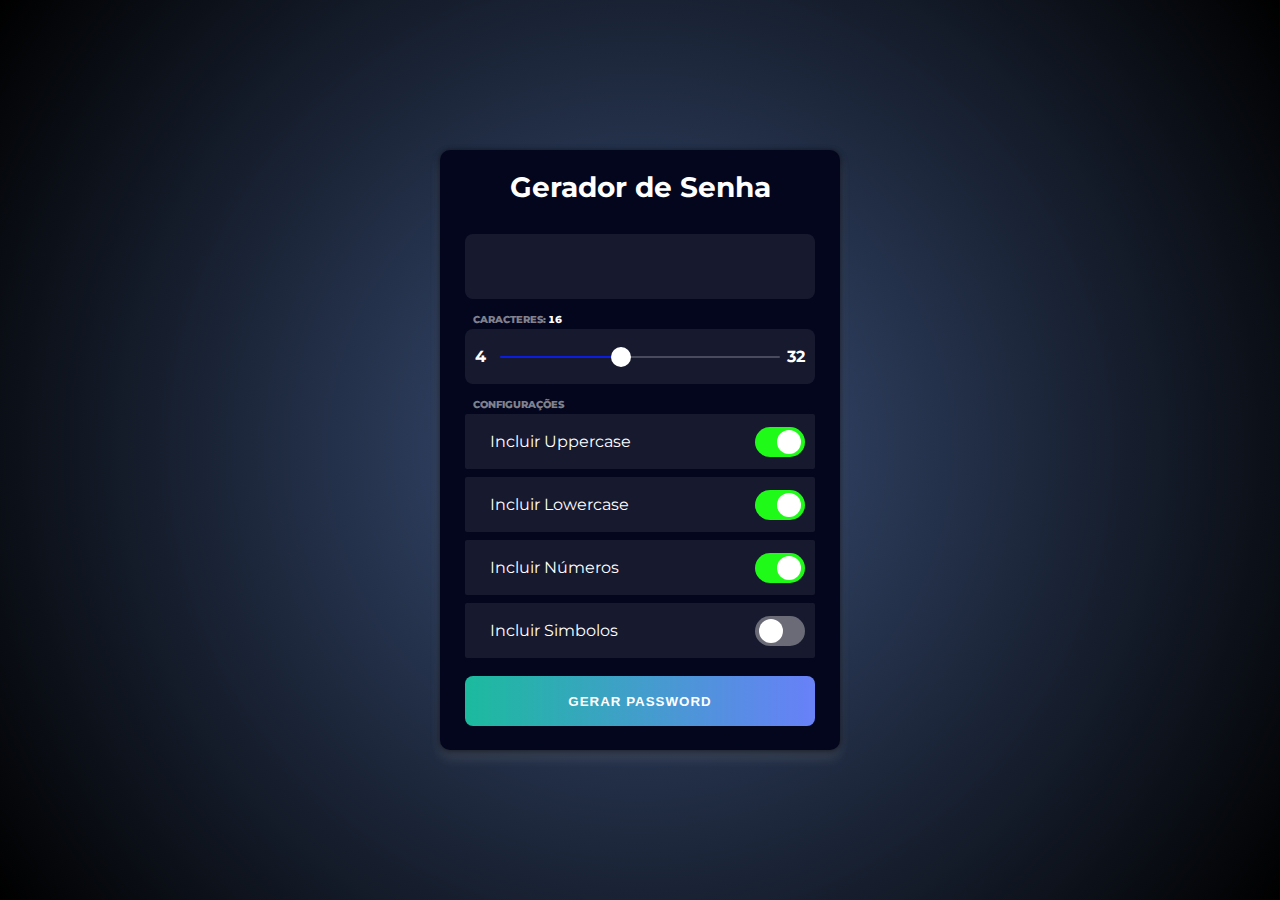
<file: Gerador De Senha/index.html>
<!DOCTYPE html>
<html lang="en">

<head>
	<meta charset="UTF-8">
	<title>Gerador de Senha</title>
	<link rel='stylesheet' href='https://cdnjs.cloudflare.com/ajax/libs/font-awesome/5.11.2/css/all.min.css'>
	<link rel='stylesheet' href='https://fonts.googleapis.com/css?family=Montserrat&amp;display=swap'>
	<link rel="stylesheet" href="./style.css">

</head>

<body>

	<div class="container">
		<h2 class="title"> Gerador de Senha</h2>
		<div class="result">
			<div class="result__title field-title">Password Gerado</div>
			<div class="result__info right">clique para copiar</div>
			<div class="result__info left">copied</div>
			<div class="result__viewbox" id="result"></div>
			<button id="copy-btn" style="--x: 0; --y: 0"><i class="far fa-copy"></i></button>
		</div>
		<div class="length range__slider" data-min="4" data-max="32">
			<div class="length__title field-title" data-length='0'>Caracteres:</div>
			<input id="slider" type="range" min="4" max="32" value="16" />
		</div>

		<div class="settings">
			<span class="settings__title field-title">Configurações</span>
			<div class="setting">
				<input type="checkbox" id="uppercase" checked />
				<label for="uppercase">Incluir Uppercase</label>
			</div>
			<div class="setting">
				<input type="checkbox" id="lowercase" checked />
				<label for="lowercase">Incluir Lowercase</label>
			</div>
			<div class="setting">
				<input type="checkbox" id="number" checked />
				<label for="number">Incluir Números</label>
			</div>
			<div class="setting">
				<input type="checkbox" id="symbol" />
				<label for="symbol">Incluir Simbolos</label>
			</div>
		</div>

		<button class="btn generate" id="generate">Gerar Password</button>
	</div>


	<script src="./script.js"></script>

</body>

</html>
</file>
<file: Gerador De Senha/style.css>
* {
  margin: 0;
  padding: 0;
  box-sizing: border-box;
}

body {
  width: 100%;
  height: 100vh;
  background: radial-gradient(circle at 50% 50%, #2f4061 20%, #000);
  display: flex;
  justify-content: center;
  align-items: center;
}

button {
  border: 0;
  outline: 0;
}

.container {
  margin: 40px 0;
  width: 400px;
  height: 600px;
  padding: 10px 25px;
  background: #04061e;
  border-radius: 10px;
  box-shadow: 0 0 5px rgba(0, 0, 0, 0.45), 0 4px 8px rgba(0, 0, 0, 0.35), 0 8px 12px rgb(255 255 255 / 15%);
  font-family: "Montserrat";
}

.container h2.title {
  text-align: center;
  font-size: 1.75rem;
  margin: 10px -5px;
  margin-bottom: 30px;
  color: #fff;
}

.result {
  position: relative;
  width: 100%;
  height: 65px;
  overflow: hidden;
}

.result__info {
  position: absolute;
  bottom: 4px;
  color: #fff;
  font-size: 0.8rem;
  transition: all 150ms ease-in-out;
  transform: translateY(200%);
  opacity: 0;
}

.result__info.right {
  right: 8px;
}

.result__info.left {
  left: 8px;
}

.result__viewbox {
  width: 100%;
  height: 100%;
  background: rgba(255, 255, 255, 0.08);
  border-radius: 8px;
  color: #fff;
  text-align: center;
  line-height: 65px;
}

.result #copy-btn {
  position: absolute;
  top: var(--y);
  left: var(--x);
  width: 25px;
  height: 25px;
  background: #fff;
  border-radius: 50%;
  opacity: 0;
  transform: translate(-50%, -50%) scale(0);
  transition: all 350ms cubic-bezier(0.175, 0.885, 0.32, 1.275);
  cursor: pointer;
  z-index: 2;
}

.result #copy-btn:active {
  box-shadow: 0 0 0 200px rgba(255, 255, 255, 0.08);
}

.result:hover #copy-btn {
  opacity: 1;
  transform: translate(-50%, -50%) scale(1.35);
}

.field-title {
  position: absolute;
  top: -10px;
  left: 8px;
  transform: translateY(-50%);
  font-weight: 800;
  color: rgba(255, 255, 255, 0.5);
  text-transform: uppercase;
  font-size: 0.65rem;
  pointer-events: none;
  user-select: none;
}

.options {
  width: 100%;
  height: auto;
  margin: 50px 0;
}

.range__slider {
  position: relative;
  width: 100%;
  height: calc(65px - 10px);
  display: flex;
  justify-content: center;
  align-items: center;
  background: rgba(255, 255, 255, 0.08);
  border-radius: 8px;
  margin: 30px 0;
}

.range__slider::before,
.range__slider::after {
  position: absolute;
  color: #fff;
  font-size: 1rem;
  font-weight: bold;
}

.range__slider::before {
  content: attr(data-min);
  left: 10px;
}

.range__slider::after {
  content: attr(data-max);
  right: 10px;
}

.range__slider .length__title::after {
  content: attr(data-length);
  position: absolute;
  right: -16px;
  font-variant-numeric: tabular-nums;
  color: #fff;
}

#slider {
  -webkit-appearance: none;
  width: calc(100% - (70px));
  height: 2px;
  border-radius: 5px;
  background: rgba(255, 255, 255, 0.314);
  outline: none;
  padding: 0;
  margin: 0;
  cursor: pointer;
}

#slider::-webkit-slider-thumb {
  -webkit-appearance: none;
  width: 20px;
  height: 20px;
  border-radius: 50%;
  background: #fff;
  cursor: pointer;
  transition: all 0.15s ease-in-out;
}

#slider::-webkit-slider-thumb:hover {
  background: #d4d4d4;
  transform: scale(1.2);
}

#slider::-moz-range-thumb {
  width: 20px;
  height: 20px;
  border: 0;
  border-radius: 50%;
  background: #fff;
  cursor: pointer;
  transition: background 0.15s ease-in-out;
}

#slider::-moz-range-thumb:hover {
  background: #d4d4d4;
}

.settings {
  position: relative;
  height: auto;
  widows: 100%;
  display: flex;
  flex-direction: column;
}

.settings .setting {
  position: relative;
  width: 100%;
  height: calc(65px - 10px);
  background: rgba(255, 255, 255, 0.08);
  border-radius: 2px;
  display: flex;
  align-items: center;
  padding: 10px 25px;
  color: #ffff;
  margin-bottom: 8px;
}

.settings .setting input {
  opacity: 0;
  position: absolute;
}

.settings .setting input+label {
  user-select: none;
}

.settings .setting input+label::before,
.settings .setting input+label::after {
  content: "";
  position: absolute;
  transition: 150ms cubic-bezier(0.24, 0, 0.5, 1);
  transform: translateY(-50%);
  top: 50%;
  right: 10px;
  cursor: pointer;
}

.settings .setting input+label::before {
  height: 30px;
  width: 50px;
  border-radius: 30px;
  background: rgba(214, 214, 214, 0.434);
}

.settings .setting input+label::after {
  height: 24px;
  width: 24px;
  border-radius: 60px;
  right: 32px;
  background: #fff;
}

.settings .setting input:checked+label:before {
  background: #20FA19;
  transition: all 150ms cubic-bezier(0, 0, 0, 0.1);
}

.settings .setting input:checked+label:after {
  right: 14px;
}

.settings .setting input:focus+label:before {
  box-shadow: 0 0 0 2px rgba(255, 255, 255, 0.75);
}

.settings .setting input:disabled+label:before,
.settings .setting input:disabled+label:after {
  cursor: not-allowed;
}

.settings .setting input:disabled+label:before {
  background: #4f4f6a;
}

.settings .setting input:disabled+label:after {
  background: #909090;
}

.btn.generate {
  user-select: none;
  position: relative;
  width: 100%;
  height: 50px;
  margin: 10px 0;
  border-radius: 8px;
  color: #fff;
  border: none;
  background: linear-gradient(90deg, #1ABC9C -2.13%, #6781F7 98.23%, #6983f7 98.23%);
  letter-spacing: 1px;
  font-weight: bold;
  text-transform: uppercase;
  cursor: pointer;
  transition: all 150ms ease;
}

.btn.generate:active {
  transform: translateY(-3%);
  box-shadow: 0 4px 8px rgba(255, 255, 255, 0.08);
}

.support {
  position: fixed;
  right: 10px;
  bottom: 10px;
  padding: 10px;
  display: flex;
}

a {
  margin: 0 20px;
  color: #fff;
  font-size: 2rem;
  transition: all 400ms ease;
}

a:hover {
  color: #222;
}

.github-corner svg {
  position: absolute;
  right: 0;
  top: 0;
  mix-blend-mode: darken;
  color: #eeeeee;
  fill: #353535;
  clip-path: polygon(0 0, 100% 0, 100% 100%);
}

.github-corner:hover .octo-arm {
  animation: octocat-wave 0.56s;
}

@keyframes octocat-wave {

  0%,
  100% {
    transform: rotate(0);
  }

  20%,
  60% {
    transform: rotate(-20deg);
  }

  40%,
  80% {
    transform: rotate(10deg);
  }
}
</file>
